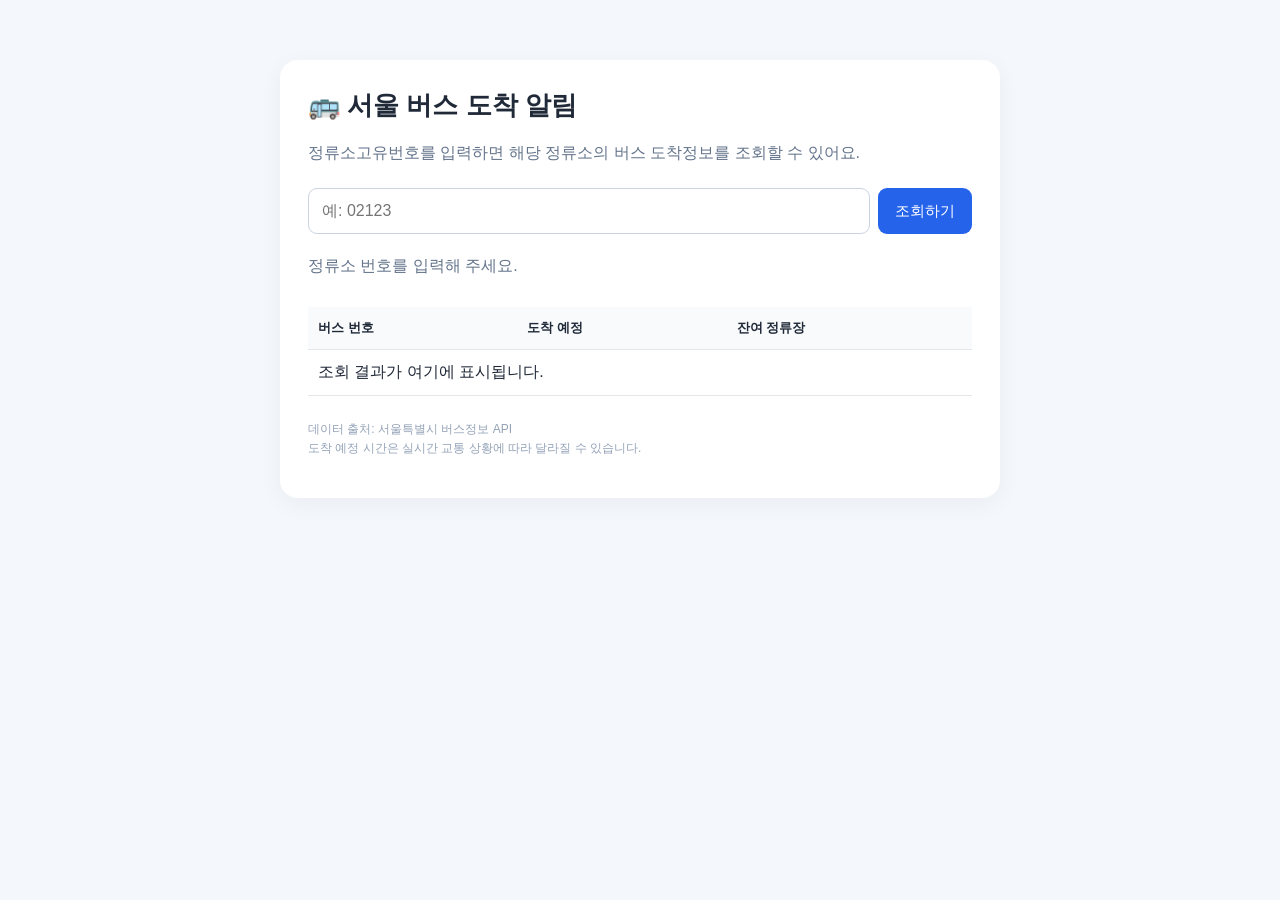
<file: index.html>
<!DOCTYPE html>
<html lang="ko">
<head>
  <meta charset="UTF-8">
  <meta name="viewport" content="width=device-width, initial-scale=1.0">
  <title>서울 버스 도착 알림</title>

  <style>
    * { box-sizing: border-box; }

    body {
      font-family: Arial, sans-serif;
      max-width: 760px;
      margin: 40px auto;
      padding: 20px;
      background: #f4f7fb;
      color: #202938;
    }

    .container {
      background: white;
      padding: 28px;
      border-radius: 18px;
      box-shadow: 0 6px 24px #0000000c;
    }

    h1 { margin-top: 0; font-size: 26px; }
    .description { color: #64748b; line-height: 1.6; }

    .search {
      display: flex;
      gap: 8px;
      margin: 22px 0;
    }

    input {
      flex: 1;
      min-width: 0;
      padding: 13px;
      border: 1px solid #cbd5e1;
      border-radius: 9px;
      font-size: 16px;
    }

    button {
      padding: 12px 17px;
      border: 0;
      border-radius: 9px;
      background: #2563eb;
      color: white;
      font-size: 15px;
      cursor: pointer;
    }

    button:disabled { opacity: .6; cursor: wait; }

    #status { color: #64748b; margin: 12px 0; }

    .table-wrap { overflow-x: auto; }

    table {
      width: 100%;
      border-collapse: collapse;
      margin-top: 18px;
      background: white;
    }

    th, td {
      padding: 12px 10px;
      border-bottom: 1px solid #e5e7eb;
      text-align: left;
      white-space: nowrap;
    }

    th { background: #f8fafc; font-size: 13px; }

    .arrival {
      color: #2563eb;
      font-weight: bold;
    }

    .footer {
      margin-top: 24px;
      color: #94a3b8;
      font-size: 12px;
      line-height: 1.6;
    }

    @media (max-width: 480px) {
      body { margin: 12px auto; padding: 10px; }
      .container { padding: 18px; }
      h1 { font-size: 22px; }
      .search { flex-direction: column; }
    }
  </style>
</head>

<body>
  <main class="container">
    <h1>🚌 서울 버스 도착 알림</h1>

    <p class="description">
      정류소고유번호를 입력하면 해당 정류소의
      버스 도착정보를 조회할 수 있어요.
    </p>

    <div class="search">
      <input
        id="arsId"
        type="text"
        inputmode="numeric"
        maxlength="5"
        placeholder="예: 02123"
        aria-label="정류소고유번호"
      >
      <button id="searchBtn" onclick="searchBus()">조회하기</button>
    </div>

    <p id="status" role="status">정류소 번호를 입력해 주세요.</p>

    <div class="table-wrap">
      <table>
        <thead>
          <tr>
            <th>버스 번호</th>
            <th>도착 예정</th>
            <th>잔여 정류장</th>
          </tr>
        </thead>
        <tbody id="result">
          <tr>
            <td colspan="3">조회 결과가 여기에 표시됩니다.</td>
          </tr>
        </tbody>
      </table>
    </div>

    <p class="footer">
      데이터 출처: 서울특별시 버스정보 API<br>
      도착 예정 시간은 실시간 교통 상황에 따라 달라질 수 있습니다.
    </p>
  </main>

  <script>
    // GAS 웹 앱을 배포한 후 생성되는 URL로 변경
    const GAS_URL = 'https://script.google.com/macros/s/AKfycbxwUcozAS30peASXqZZ8k2onaZ495qfu3chx-yatmjlrMaAXGYSbZMgyGqFsAIeVdGxYQ/exec';

    function searchBus() {
      const arsId = document.getElementById('arsId').value.trim();
      const status = document.getElementById('status');
      const button = document.getElementById('searchBtn');
      const result = document.getElementById('result');

      if (!/^\d{5}$/.test(arsId)) {
        status.textContent = '정류소고유번호 5자리를 입력해 주세요.';
        return;
      }

      if (!GAS_URL.startsWith('https://')) {
        status.textContent = '먼저 GAS 웹 앱 URL을 설정해 주세요.';
        return;
      }

      status.textContent = '버스 도착정보를 조회하고 있어요...';
      result.replaceChildren();
      button.disabled = true;

      const callbackName =
        'busCallback_' + Date.now() + '_' +
        Math.random().toString(36).slice(2, 8);

      const script = document.createElement('script');
      let finished = false;

      const timeout = setTimeout(function() {
        finish();
        status.textContent =
          '응답 시간이 초과됐어요. GAS 배포 및 API 설정을 확인해 주세요.';
      }, 15000);

      function finish() {
        if (finished) return;
        finished = true;
        clearTimeout(timeout);
        delete window[callbackName];
        script.remove();
        button.disabled = false;
      }

      window[callbackName] = function(data) {
        finish();

        if (!data || !data.success) {
          status.textContent =
            data && data.message ? data.message : '조회에 실패했어요.';
          return;
        }

        status.textContent =
          '정류소 ' + data.arsId + ' · 총 ' + data.count + '개 버스';

        if (!data.arrivals || data.arrivals.length === 0) {
          result.innerHTML =
            '<tr><td colspan="3">도착정보가 없습니다.</td></tr>';
          return;
        }

        data.arrivals.forEach(function(bus) {
          const tr = document.createElement('tr');

          [
            bus.routeName || '-',
            bus.arrival1 || '정보 없음',
            bus.remainingStops1
              ? bus.remainingStops1 + '개 전'
              : '정보 없음'
          ].forEach(function(value, index) {
            const td = document.createElement('td');
            td.textContent = value;

            if (index === 1) td.className = 'arrival';

            tr.appendChild(td);
          });

          result.appendChild(tr);
        });
      };

      script.onerror = function() {
        finish();
        status.textContent =
          'GAS 연결에 실패했어요. 웹 앱 URL과 배포 권한을 확인해 주세요.';
      };

      script.src = GAS_URL +
        '?action=arrival' +
        '&arsId=' + encodeURIComponent(arsId) +
        '&callback=' + encodeURIComponent(callbackName);

      document.body.appendChild(script);
    }

    document.getElementById('arsId').addEventListener('keydown', function(e) {
      if (e.key === 'Enter') searchBus();
    });
  </script>
</body>
</html>
</file>
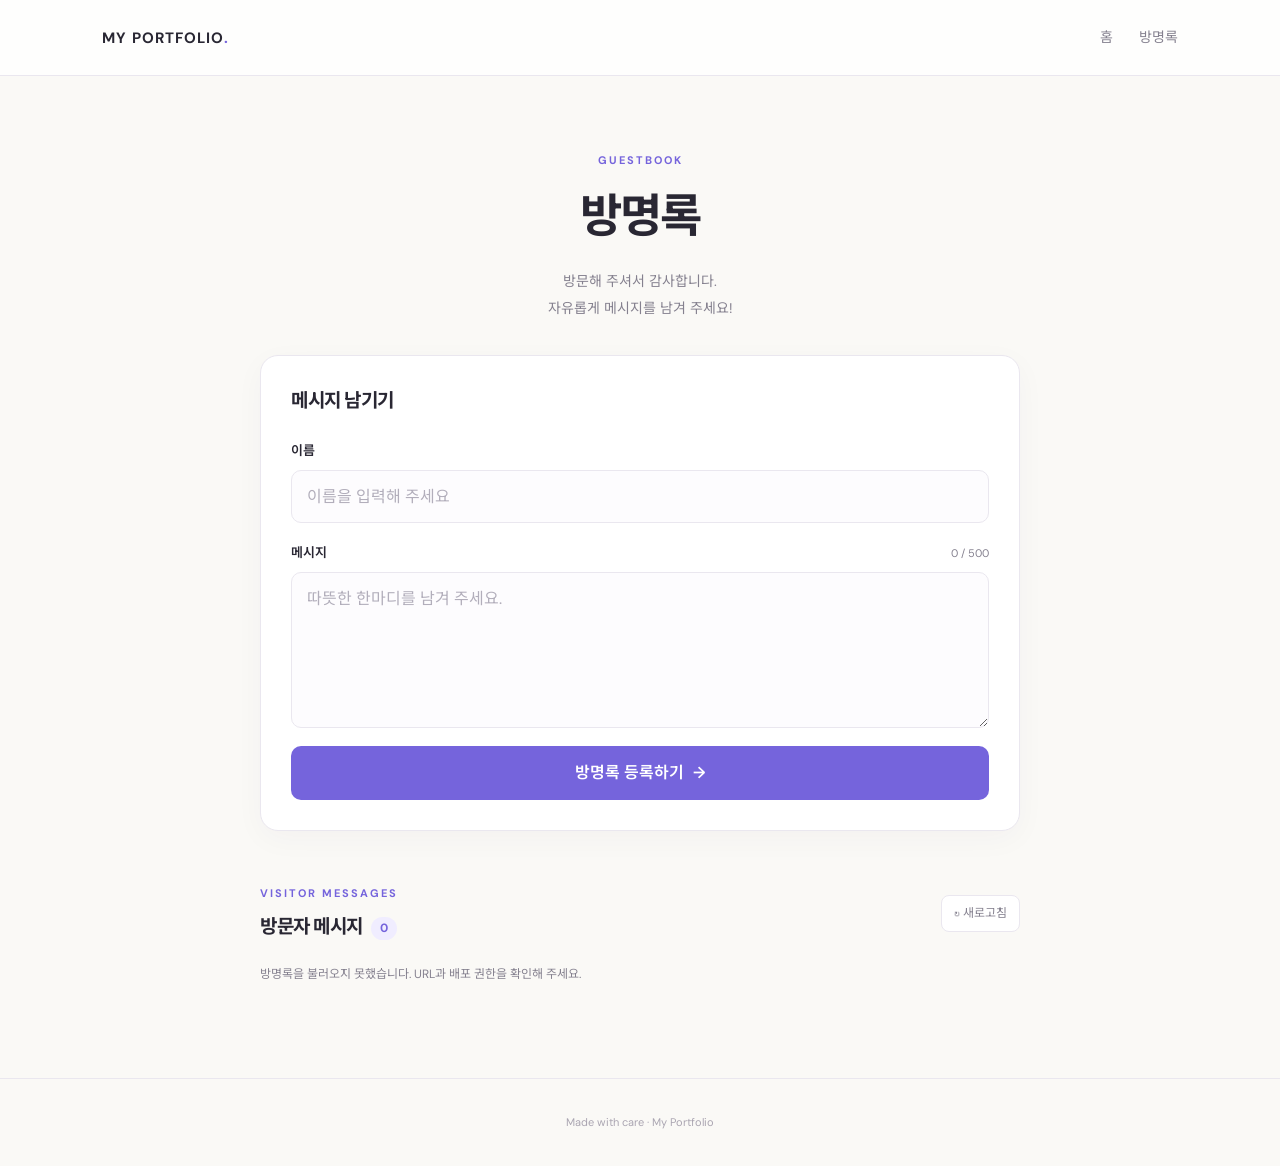
<file: description.html>
<!DOCTYPE html>
<html lang="ko">
<head>
  <meta charset="UTF-8">
  <meta name="viewport" content="width=device-width, initial-scale=1.0">
  <meta name="description" content="블로그 방문자들의 이야기를 남기는 실시간 방명록">
  <title>방명록 | My Portfolio</title>
  <link rel="stylesheet" href="style.css">
  <script src="script.js" defer></script>
</head>
<body>
  <header class="site-header">
    <a href="./" class="logo">MY PORTFOLIO<span>.</span></a>
    <nav>
      <a href="./">홈</a>
      <a href="#guestbook">방명록</a>
    </nav>
  </header>

  <main id="guestbook" class="container">
    <section class="intro">
      <p class="eyebrow">GUESTBOOK</p>
      <h1>방명록</h1>
      <p class="description">
        방문해 주셔서 감사합니다.<br>
        자유롭게 메시지를 남겨 주세요!
      </p>
    </section>

    <section class="write-card">
      <h2>메시지 남기기</h2>

      <form id="guestbook-form">
        <label for="name">이름</label>
        <input
          id="name"
          name="name"
          type="text"
          maxlength="30"
          placeholder="이름을 입력해 주세요"
          required
        >

        <div class="message-heading">
          <label for="message">메시지</label>
          <span id="char-count">0 / 500</span>
        </div>

        <textarea
          id="message"
          name="message"
          maxlength="500"
          rows="5"
          placeholder="따뜻한 한마디를 남겨 주세요."
          required
        ></textarea>

        <button id="submit-button" type="submit">
          방명록 등록하기 <span>→</span>
        </button>

        <p id="form-status" class="status" role="status"
           aria-live="polite"></p>
      </form>
    </section>

    <section class="list-section">
      <div class="list-heading">
        <div>
          <p class="eyebrow">VISITOR MESSAGES</p>
          <h2>방문자 메시지 <span id="message-count">0</span></h2>
        </div>
        <button id="refresh-button" class="refresh-button" type="button">
          ↻ 새로고침
        </button>
      </div>

      <p id="list-status" class="list-status" aria-live="polite">
        방명록을 불러오는 중입니다.
      </p>

      <div id="message-list" class="message-list"></div>
    </section>
  </main>

  <footer>
    <p>Made with care · My Portfolio</p>
  </footer>
</body>
</html>
</file>
<file: style.css>
@import url('https://fonts.googleapis.com/css2?family=DM+Sans:wght@400;500;600;700&family=Noto+Sans+KR:wght@400;500;600;700&display=swap');

:root {
  --bg: #faf9f6;
  --surface: #ffffff;
  --text: #292733;
  --muted: #85818f;
  --primary: #7564dc;
  --primary-light: #f0edff;
  --border: #eae7ef;
}

* {
  box-sizing: border-box;
}

html {
  scroll-behavior: smooth;
}

body {
  margin: 0;
  background: var(--bg);
  color: var(--text);
  font-family: "DM Sans", "Noto Sans KR", sans-serif;
  line-height: 1.6;
}

button,
input,
textarea {
  font: inherit;
}

button,
a {
  -webkit-tap-highlight-color: transparent;
}

a {
  color: inherit;
  text-decoration: none;
}

.site-header {
  height: 76px;
  padding: 0 8%;
  display: flex;
  align-items: center;
  justify-content: space-between;
  border-bottom: 1px solid var(--border);
  background: rgba(255, 255, 255, 0.8);
}

.logo {
  font-size: 15px;
  font-weight: 700;
  letter-spacing: 1px;
}

.logo span {
  color: var(--primary);
}

.site-header nav {
  display: flex;
  gap: 26px;
  color: var(--muted);
  font-size: 14px;
}

.site-header nav a:hover {
  color: var(--primary);
}

.container {
  width: min(760px, calc(100% - 36px));
  margin: 0 auto;
}

.intro {
  padding: 76px 0 34px;
  text-align: center;
}

.eyebrow {
  margin: 0 0 10px;
  color: var(--primary);
  font-size: 11px;
  font-weight: 700;
  letter-spacing: 2px;
}

.intro h1 {
  margin: 0;
  font-size: clamp(34px, 7vw, 46px);
  letter-spacing: -2px;
}

.description {
  margin: 15px 0 0;
  color: var(--muted);
  font-size: 14px;
  line-height: 1.9;
}

.write-card {
  padding: 30px;
  background: var(--surface);
  border: 1px solid var(--border);
  border-radius: 18px;
  box-shadow: 0 8px 30px rgba(49, 39, 80, 0.035);
}

.write-card h2,
.list-heading h2 {
  margin: 0;
  font-size: 19px;
  letter-spacing: -0.5px;
}

#guestbook-form {
  display: flex;
  flex-direction: column;
  margin-top: 24px;
}

label {
  margin-bottom: 8px;
  font-size: 13px;
  font-weight: 600;
}

input,
textarea {
  width: 100%;
  padding: 13px 15px;
  color: var(--text);
  background: #fdfcfe;
  border: 1px solid var(--border);
  border-radius: 10px;
  outline: none;
  transition: border-color 0.2s, box-shadow 0.2s;
}

input:focus,
textarea:focus {
  border-color: var(--primary);
  box-shadow: 0 0 0 3px rgba(117, 100, 220, 0.1);
}

input::placeholder,
textarea::placeholder {
  color: #b2aebb;
}

.message-heading {
  display: flex;
  align-items: center;
  justify-content: space-between;
  margin-top: 20px;
}

.message-heading label {
  margin-bottom: 8px;
}

#char-count {
  padding-bottom: 8px;
  color: var(--muted);
  font-size: 11px;
}

textarea {
  min-height: 130px;
  resize: vertical;
}

#submit-button {
  margin-top: 18px;
  padding: 14px;
  color: #fff;
  background: var(--primary);
  border: none;
  border-radius: 10px;
  font-weight: 600;
  cursor: pointer;
  transition: background 0.2s, transform 0.2s;
}

#submit-button:hover {
  background: #6250cb;
  transform: translateY(-1px);
}

#submit-button:disabled {
  opacity: 0.6;
  cursor: wait;
  transform: none;
}

#submit-button span {
  margin-left: 5px;
}

.status,
.list-status {
  color: var(--muted);
  font-size: 12px;
}

.status:empty {
  display: none;
}

.list-section {
  padding: 54px 0 80px;
}

.list-heading {
  display: flex;
  align-items: center;
  justify-content: space-between;
  gap: 12px;
}

.list-heading h2 span {
  display: inline-block;
  margin-left: 5px;
  padding: 2px 9px;
  color: var(--primary);
  background: var(--primary-light);
  border-radius: 20px;
  font-size: 12px;
  vertical-align: middle;
}

.refresh-button {
  padding: 8px 12px;
  color: var(--muted);
  background: white;
  border: 1px solid var(--border);
  border-radius: 8px;
  font-size: 12px;
  cursor: pointer;
}

.refresh-button:hover {
  color: var(--primary);
  border-color: var(--primary);
}

.list-status {
  margin: 22px 0 14px;
}

.message-list {
  display: grid;
  gap: 12px;
}

.message-card {
  padding: 21px 23px;
  background: var(--surface);
  border: 1px solid var(--border);
  border-radius: 13px;
  animation: appear 0.25s ease-out;
}

.message-meta {
  display: flex;
  align-items: center;
  justify-content: space-between;
  gap: 12px;
}

.message-name {
  overflow-wrap: anywhere;
  font-size: 14px;
  font-weight: 700;
}

.message-date {
  flex-shrink: 0;
  color: #aaa5b1;
  font-size: 11px;
}

.message-content {
  margin: 13px 0 0;
  color: #65616e;
  font-size: 14px;
  overflow-wrap: anywhere;
  white-space: pre-wrap;
}

.empty-state {
  padding: 36px 16px;
  color: var(--muted);
  text-align: center;
  background: #fff;
  border: 1px dashed var(--border);
  border-radius: 13px;
  font-size: 13px;
}

footer {
  padding: 24px 16px;
  border-top: 1px solid var(--border);
  color: #aaa5b1;
  text-align: center;
  font-size: 11px;
}

@keyframes appear {
  from {
    opacity: 0;
    transform: translateY(5px);
  }
  to {
    opacity: 1;
    transform: translateY(0);
  }
}

@media (max-width: 520px) {
  .site-header {
    height: 64px;
    padding: 0 20px;
  }

  .site-header nav {
    gap: 16px;
    font-size: 12px;
  }

  .intro {
    padding-top: 55px;
  }

  .write-card {
    padding: 22px 18px;
  }

  .list-section {
    padding-top: 42px;
  }

  .message-card {
    padding: 18px;
  }

  .message-meta {
    align-items: flex-start;
    flex-direction: column;
    gap: 4px;
  }
}
</file>
